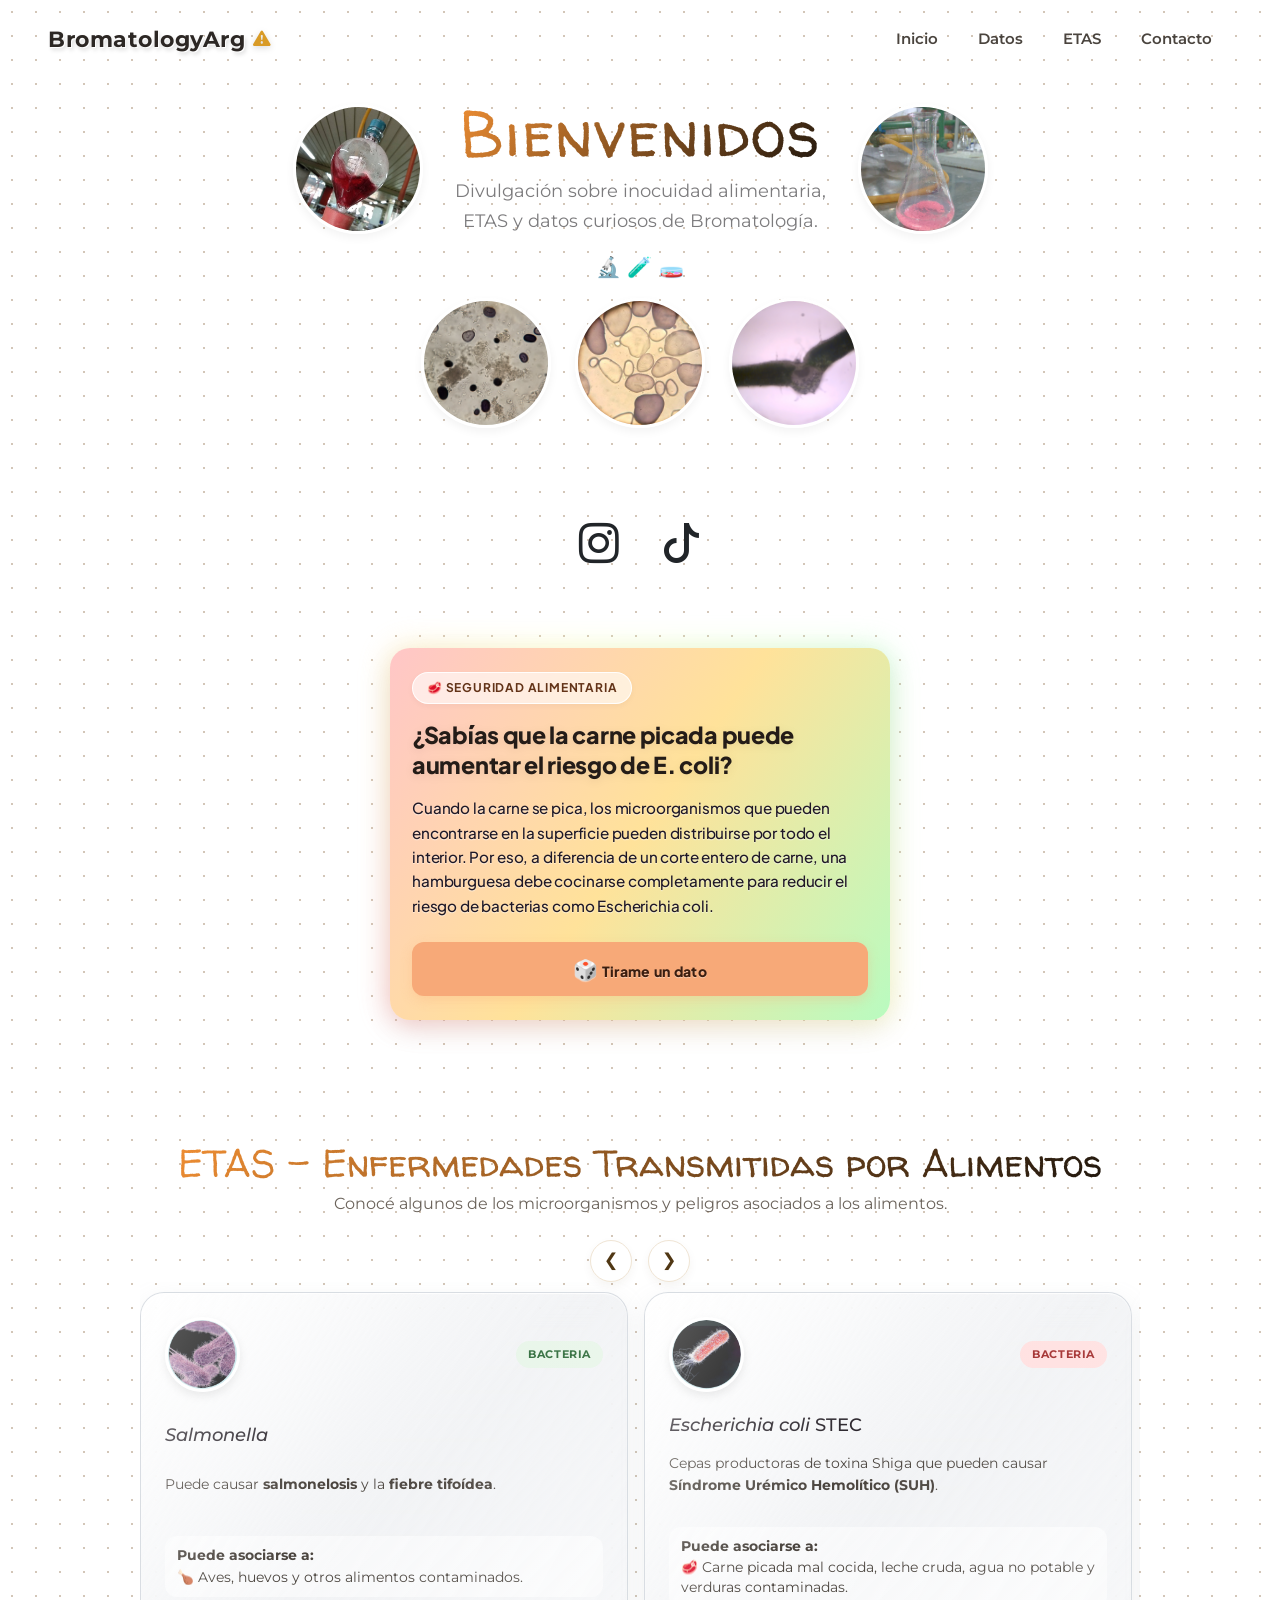
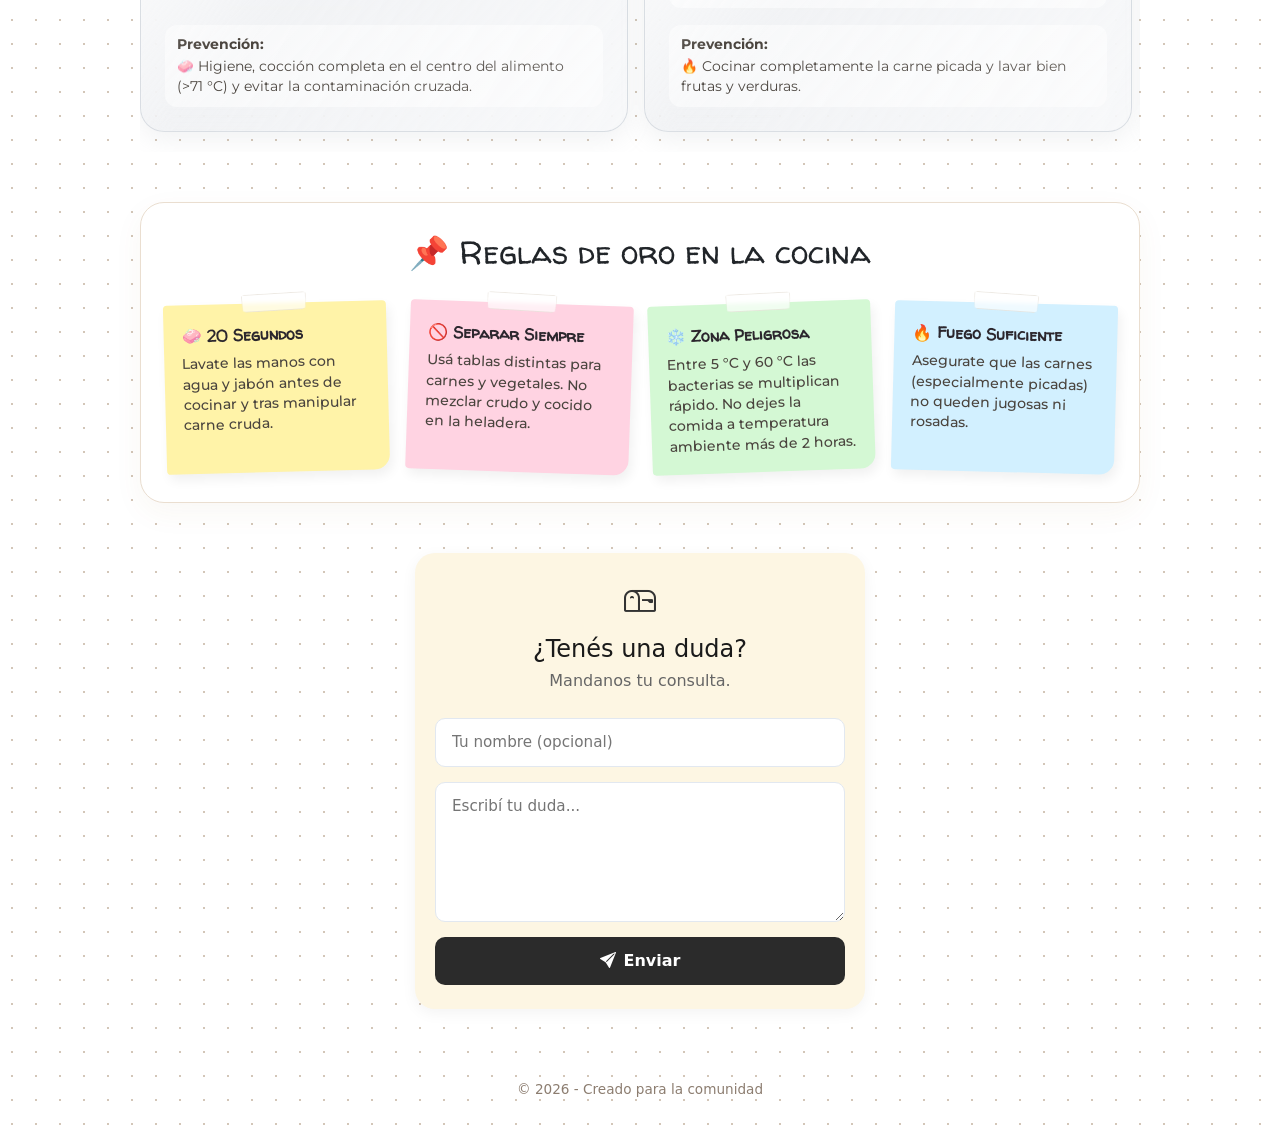
<file: index.html>
<!DOCTYPE html>
<html lang="es">
    <head>
        <meta charset="UTF-8">
        <meta name="viewport" content="width=device-width, initial-scale=1.0">
        <title>BromatologyArg</title>
        <link href="https://fonts.googleapis.com/css2?family=Montserrat:wght@400;500;600;700&family=Plus+Jakarta+Sans:wght@500;800&family=Walter+Turncoat&display=swap" rel="stylesheet">
        <link rel="preconnect" href="https://fonts.googleapis.com">
        <link rel="preconnect" href="https://fonts.gstatic.com" crossorigin>
        <link href="https://cdn.jsdelivr.net/npm/bootstrap@5.3.8/dist/css/bootstrap.min.css" rel="stylesheet">
        <link rel="stylesheet" href="https://cdn.jsdelivr.net/npm/bootstrap-icons@1.11.3/font/bootstrap-icons.min.css">
        <link rel="stylesheet" href="style.css">

    </head>
    <body>

        <nav class="navbar navbar-expand-lg py-3">
            <div class="container-fluid px-4 px-md-5">

                <a class="navbar-brand d-flex align-items-center gap-2" href="#">
                    <span>BromatologyArg</span>
                    <i class="bi bi-exclamation-triangle-fill icono-alerta"></i>
                </a>

                <button class="navbar-toggler" type="button" 
                        data-bs-toggle="collapse" 
                        data-bs-target="#navbarNav">
                    <span class="navbar-toggler-icon"></span>
                </button>

                <div class="collapse navbar-collapse" id="navbarNav">
                    <ul class="navbar-nav ms-auto">
                        <li class="nav-item">
                            <a class="nav-link" href="#inicio">Inicio</a>
                        </li>
                        <li class="nav-item">
                            <a class="nav-link" href="#datos">Datos</a>
                        </li>
                        <li class="nav-item">
                            <a class="nav-link" href="#Etascarrusel">ETAS</a>
                        </li>
                        <li class="nav-item">
                            <a class="nav-link" href="#buzon">Contacto</a>
                        </li>
                    </ul>
                </div>

            </div>
        </nav>

            
        <header class="hero-header text-center">
            
            <section class="banner-hero">
                <div class="container py-4">

                    <!-- Fila Superior: Embudo + Título + Matraz -->
                    <div class="d-flex align-items-center justify-content-center gap-3 gap-md-4 mb-3 hero-fila-superior">

                        <!-- Círculo Superior Izquierdo (Embudo) -->
                        <div class="circulo-foto">
                            <img src="img/vino.jpg" alt="Embudo">
                        </div>

                        <!-- Bloque Central de Texto -->
                        <div class="text-center px-2 hero-texto-block" id="inicio">
                            <h1 class="titulo-bienvenidos">Bienvenidos</h1>
                            <p class="bajada-texto m-0">
                                Divulgación sobre inocuidad alimentaria,<br class="d-none d-md-block"> 
                                ETAS y datos curiosos de Bromatología.
                            </p>
                        </div>

                        <!-- Círculo Superior Derecho (Matraz) -->
                        <div class="circulo-foto">
                            <img src="img/rosa.jpg" alt="Matraz">
                        </div>

                    </div>

                    <!-- Emojis decorativos -->
                    <div class="text-center mb-3 fs-5">
                        🔬 🧪 🧫
                    </div>

                    <!-- Fila de círculos inferiores (Microscopio) -->
                    <div class="d-flex justify-content-center gap-3 gap-md-4 mb-3">
                        <div class="circulo-foto">
                            <img src="img/img1.jpg" alt="Muestra 1">
                        </div>
                        <div class="circulo-foto">
                            <img src="img/img2.jpg" alt="Muestra 2">
                        </div>
                        <div class="circulo-foto">
                            <img src="img/img3.jpg" alt="Muestra 3">
                        </div>
                    </div>

                    <!-- Redes Sociales -->
                    <div class="d-flex justify-content-center gap-4 fs-2 mt-3">
                        <a href="https://www.instagram.com/bromatologyarg" target="_blank" class="text-dark social-hero-icon" aria-label="Instagram">
                            <i class="bi bi-instagram"></i>
                        </a>
                        <a href="https://www.tiktok.com/@bromatology_arg" target="_blank" class="text-dark social-hero-icon" aria-label="TikTok">
                            <i class="bi bi-tiktok"></i>
                        </a>
                    </div>

                </div>
            </section>
        
        </header>
        

        <main class="app" id="datos"> 

            <section class="dato rgb">
                <span id="categoriaDato" class="categoria">
                    🧪BROMATOLOGÍA
                </span>
                <h2 id="tituloDato">
                    ¿Sabías que...?

                </h2>

                <p id="textoDato">

                </p>

                <button id="botonDato">
                    <span class="icono-dado">🎲</span> Tirame un dato
                </button>
            </section>

            <!-- ENFERMEDADES -->

            <section class="seccion" id="etas">

                <!-- Título y descripción centrados -->
                <div class="seccion-titulo" id="Etascarrusel">
                    <div>
                        <h2>ETAS - Enfermedades Transmitidas por Alimentos</h2>
                        <p>Conocé algunos de los microorganismos y peligros asociados a los alimentos.</p>
                    </div>
                </div>

                <!-- Botones de navegación pasados ABAJO -->
                <div class="carrusel-controles">
                    <button class="btn-carrusel prev"
                            aria-label="Anterior"
                            onclick="scrollCarrusel(-1)">
                        &#10094;
                    </button>

                    <button class="btn-carrusel next"
                            aria-label="Siguiente"
                            onclick="scrollCarrusel(1)">
                        &#10095;
                    </button>
                </div>

                <!-- Pista del carrusel -->
                <div class="carrusel-pista" id="carruselETAS">


                    <!-- SALMONELLA -->
                    <article class="tarjeta-enfermedad salmonella">

                        <div class="header-tarjeta">
                            <img src="img/salmonella1.jpg"
                                alt="Salmonella"
                                class="avatar-microbio">

                            <span class="etiqueta-enfermedad">
                                BACTERIA
                            </span>
                        </div>

                        <h3><em>Salmonella</em></h3>

                        <p>
                            Puede causar <strong>salmonelosis</strong> y la <strong>fiebre tifoídea</strong>.
                        </p>

                        <div class="info-enfermedad">
                            <strong>Puede asociarse a:</strong>
                            <span>
                                🍗 Aves, huevos y otros alimentos contaminados.
                            </span>
                        </div>

                        <div class="info-enfermedad">
                            <strong>Prevención:</strong>
                            <span>
                                🧼 Higiene, cocción completa en el centro del alimento
                                (&gt;71 °C) y evitar la contaminación cruzada.
                            </span>
                        </div>

                    </article>


                    <!-- ESCHERICHIA COLI -->
                    <article class="tarjeta-enfermedad ecoli">

                        <div class="header-tarjeta">
                            <img src="img/ecoli1.jpg"
                                alt="Escherichia coli"
                                class="avatar-microbio">

                            <span class="etiqueta-enfermedad peligro">
                                BACTERIA
                            </span>
                        </div>

                        <h3><em>Escherichia coli</em> STEC</h3>

                        <p>
                            Cepas productoras de toxina Shiga que pueden causar
                            <strong>Síndrome Urémico Hemolítico (SUH)</strong>.
                        </p>

                        <div class="info-enfermedad">
                            <strong>Puede asociarse a:</strong>
                            <span>
                                🥩 Carne picada mal cocida, leche cruda, agua no potable
                                y verduras contaminadas.
                            </span>
                        </div>

                        <div class="info-enfermedad">
                            <strong>Prevención:</strong>
                            <span>
                                🔥 Cocinar completamente la carne picada y lavar bien
                                frutas y verduras.
                            </span>
                        </div>

                    </article>


                    <!-- STAPHYLOCOCCUS AUREUS -->
                    <article class="tarjeta-enfermedad staph">

                        <div class="header-tarjeta">
                            <img src="img/stafilococo1.jpg"
                                alt="Staphylococcus aureus"
                                class="avatar-microbio">

                            <span class="etiqueta-enfermedad enterotoxina">
                                ENTEROTOXINA
                            </span>
                        </div>

                        <h3><em>Staphylococcus aureus</em></h3>

                        <p>
                            Produce enterotoxinas que pueden causar
                            <strong>intoxicación alimentaria</strong>.
                        </p>

                        <div class="info-enfermedad">
                            <strong>Puede asociarse a:</strong>
                            <span>
                                🥪 Alimentos manipulados listos para consumir,
                                cremas, rellenos y fiambres.
                            </span>
                        </div>

                        <div class="info-enfermedad">
                            <strong>Prevención:</strong>
                            <span>
                                🧤 Buena higiene del manipulador, protección de heridas
                                y mantenimiento de la cadena de frío.
                            </span>
                        </div>

                    </article>


                    <!-- CLOSTRIDIUM BOTULINUM -->
                    <article class="tarjeta-enfermedad botulismo">

                        <div class="header-tarjeta">
                            <img src="img/clostridium1.jpg"
                                alt="Clostridium botulinum"
                                class="avatar-microbio">

                            <span class="etiqueta-enfermedad neurotoxina">
                                NEUROTOXINA
                            </span>
                        </div>

                        <h3><em>Clostridium botulinum</em></h3>

                        <p>
                            Produce una neurotoxina que puede causar
                            <strong>botulismo</strong>, una intoxicación grave.
                        </p>

                        <div class="info-enfermedad">
                            <strong>Puede asociarse a:</strong>
                            <span>
                                🥫 Conservas caseras, escabeches, embutidos y alimentos
                                mal conservados.
                            </span>
                        </div>

                        <div class="info-enfermedad">
                            <strong>Prevención:</strong>
                            <span>
                                ⚠️ No consumir conservas de origen desconocido o sin etiquetas. Evitar aquellas latas que presenten:
                                abombamientos o tapas hinchadas, expulsión de gas al abrir los recipientes, abolladuras.
                            </span>
                        </div>

                    </article>


                    <!-- TRICHINELLA -->
                    <article class="tarjeta-enfermedad triquinosis">

                        <div class="header-tarjeta">
                            <img src="img/triquinosis.jpg"
                                alt="Trichinella"
                                class="avatar-microbio">

                            <span class="etiqueta-enfermedad parasito">
                                PARÁSITO
                            </span>
                        </div>

                        <h3><em>Trichinella</em> spp.</h3>

                        <p>
                            Parásito que puede causar <strong>triquinosis</strong>
                            al ingerirse carne contaminada con sus larvas.
                        </p>

                        <div class="info-enfermedad">
                            <strong>Puede asociarse a:</strong>
                            <span>
                                🥩 Carne de cerdo y animales silvestres contaminados,
                                especialmente cuando se consume cruda o insuficientemente cocida.
                            </span>
                        </div>

                        <div class="info-enfermedad">
                            <strong>Prevención:</strong>
                            <span>
                                🔥 Cocinar correctamente la carne y consumir productos
                                provenientes de establecimientos habilitados.
                            </span>
                        </div>

                    </article>

                    <!-- LISTERIA MONOCYTOGENES -->
                    <article class="tarjeta-enfermedad listeria">

                        <div class="header-tarjeta">
                            <img src="img/listeria.jpg"
                                alt="Listeria monocytogenes"
                                class="avatar-microbio">

                            <span class="etiqueta-enfermedad bacteria">
                                BACTERIA
                            </span>
                        </div>

                        <h3><em>Listeria monocytogenes</em></h3>

                        <p>
                            Bacterias resistentes al frío que pueden causar 
                            <strong>listeriosis</strong>, una infección grave en grupos de riesgo.
                        </p>

                        <div class="info-enfermedad">
                            <strong>Puede asociarse a:</strong>
                            <span>
                                🧀 Quesos blandos, fiambres, leches no pasteurizadas y productos listos para consumir.
                            </span>
                        </div>

                        <div class="info-enfermedad">
                            <strong>Prevención:</strong>
                            <span>
                                🧼 Mantener la cadena de frío, higienizar la heladera y cocinar bien los alimentos antes del consumo.
                            </span>
                        </div>

                    </article>

                    <!-- BACILLUS CEREUS -->
                    <article class="tarjeta-enfermedad bacillus">

                        <div class="header-tarjeta">
                            <img src="img/bacillus.jpg"
                                alt="Bacillus cereus"
                                class="avatar-microbio">

                            <span class="etiqueta-enfermedad bacteria">
                                BACTERIA
                            </span>
                        </div>

                        <h3><em>Bacillus cereus</em></h3>

                        <p>
                            Bacterias formadoras de esporas que producen toxinas y causan 
                            <strong>intoxicación alimentaria.</strong>
                        </p>

                        <div class="info-enfermedad">
                            <strong>Puede asociarse a:</strong>
                            <span>
                                🍚 Arroz cocido dejado a temperatura ambiente, pastas, salsas, cremas y alimentos con almidón.
                            </span>
                        </div>

                        <div class="info-enfermedad">
                            <strong>Prevención:</strong>
                            <span>
                                ❄️ Enfriar rápidamente los alimentos cocinados y no dejarlos más de 2 horas a temperatura ambiente.
                            </span>
                        </div>

                    </article>

                </div>

            </section>


            <section class="seccion-pizarra">
                <div class="seccion-titulo">
                    <div>
                        <h2>📌 Reglas de oro en la cocina</h2>
                    </div>
                </div>

                <div class="contenedor-postits">
                    <div class="postit amarillo">
                        <h4>🧼 20 Segundos</h4>
                        <p>Lavate las manos con agua y jabón antes de cocinar y tras manipular carne cruda.</p>
                    </div>

                    <div class="postit rosado">
                        <h4>🚫 Separar Siempre</h4>
                        <p>Usá tablas distintas para carnes y vegetales. No mezclar crudo y cocido en la heladera.</p>
                    </div>

                    <div class="postit verde">
                        <h4>❄️ Zona Peligrosa</h4>
                        <p>Entre 5 °C y 60 °C las bacterias se multiplican rápido. No dejes la comida a temperatura ambiente más de 2 horas.</p>
                    </div>

                    <div class="postit celeste">
                        <h4>🔥 Fuego Suficiente</h4>
                        <p>Asegurate que las carnes (especialmente picadas) no queden jugosas ni rosadas.</p>
                    </div>
                </div>
            </section>


            <!-- BUZÓN -->

            <section class="buzon" id="buzon">

                <div class="buzon-icono">
                    <i class="bi bi-mailbox"></i>
                </div>

                <h2>¿Tenés una duda?</h2>

                <p>Mandanos tu consulta.</p>

                <form
                    name="buzon"
                    method="POST"
                    action="/gracias.html"
                    data-netlify="true"
                    data-netlify-honeypot="bot-field"
                >
                    <input type="hidden" name="form-name" value="buzon">

                    <!-- Campo trampa para bots (oculto) -->
                    <p style="display:none;">
                        <label>No completar: <input name="bot-field"></label>
                    </p>

                    <input
                        type="text"
                        name="nombre"
                        placeholder="Tu nombre (opcional)"
                    >

                    <textarea
                        name="pregunta"
                        placeholder="Escribí tu duda..."
                        rows="5"
                        required
                    ></textarea>

                    <button type="submit">
                        <i class="bi bi-send-fill"></i>
                        Enviar
                    </button>
                </form>

            </section>



            <div class="copyright text-center text-black">
            
                <footer style="text-align: center; padding: 40px 20px 20px; color: #8c7d70; font-size: 0.85rem;">
                    <p>© 2026 - Creado para la comunidad</p>
                </footer>
            
            </div>

        </main>

        <script src="https://cdn.jsdelivr.net/npm/bootstrap@5.3.8/dist/js/bootstrap.bundle.min.js"></script>
        <script src="app.js"></script>

    </body>
</html>
</file>
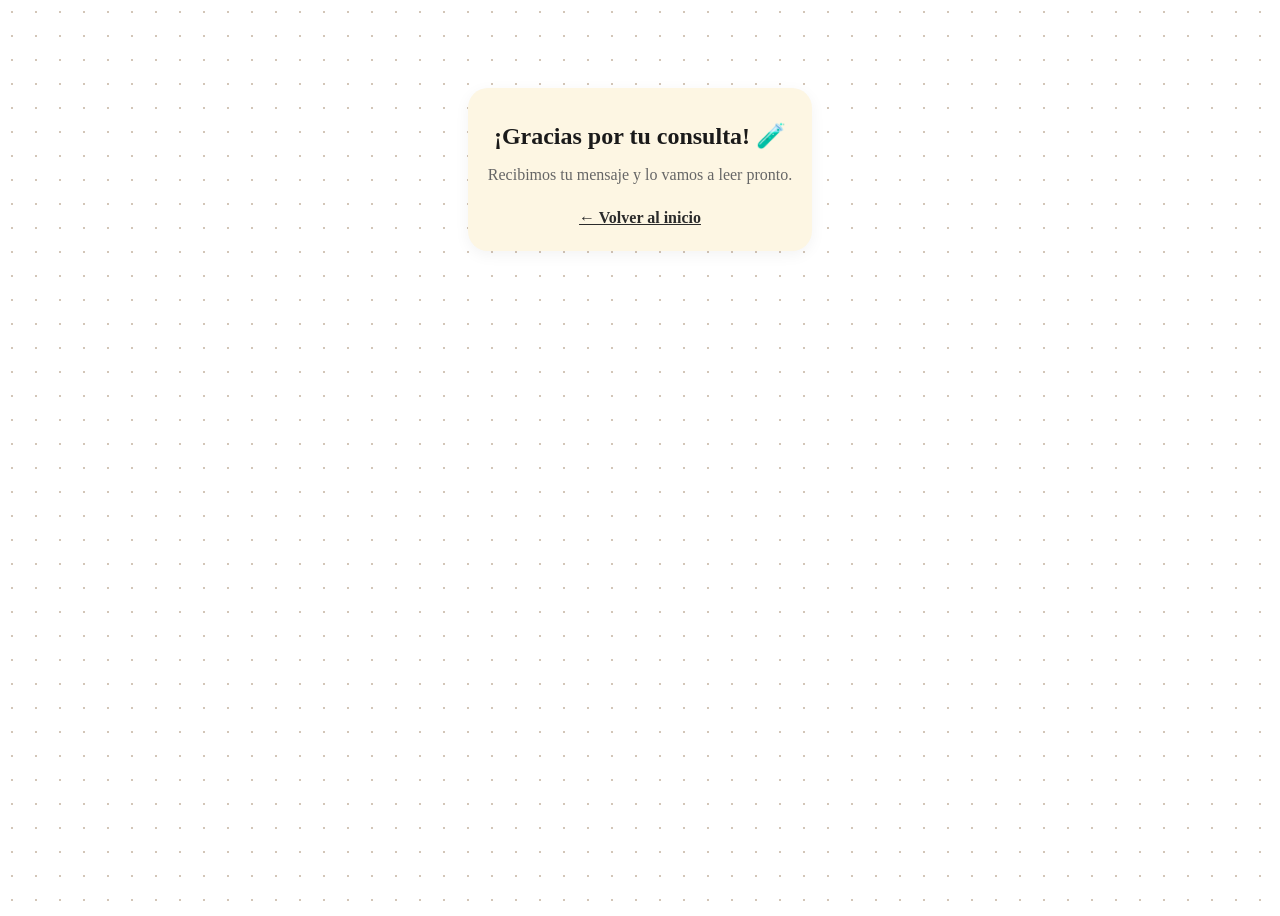
<file: gracias.html>
<!DOCTYPE html>
<html lang="es">
    <head>
        <meta charset="UTF-8">
        <meta name="viewport" content="width=device-width, initial-scale=1.0">
        <title>¡Gracias! | BromatologyArg</title>
        <link rel="stylesheet" href="style.css">
    </head>
    <body>
        <section class="buzon" style="margin-top: 80px;">
            <h2>¡Gracias por tu consulta! 🧪</h2>
            <p>Recibimos tu mensaje y lo vamos a leer pronto.</p>
            <a href="/" style="color:#2b2b2b; font-weight:600;">← Volver al inicio</a>
        </section>
    </body>
</html>
</file>
<file: style.css>
* {
    box-sizing: border-box;
}

html {
    scroll-behavior: smooth;
}


body {
    min-height: 100vh;
    display: flex;
    flex-direction: column;
    align-items: center;
    justify-content: flex-start;
    background-image: radial-gradient(#d3c6b8 1.2px, transparent 1.2px);
    background-size: 24px 24px;
}


.app {
    width: 100%;
    max-width: 1000px;
    padding-top: 10px;
}

header {
  width: 100%;
  background-color: transparent; 
}

.navbar {
    padding-top: 18px !important;   
    padding-bottom: 18px !important; 
    width: 100%;
    background-color: transparent !important;
}

/* --- BRAND / LOGO --- */
.navbar-brand span {
    font-family: 'Montserrat', sans-serif;
    font-weight: 700;
    font-size: 1.35rem;
    color: #2c2724 !important;
    text-shadow: 1px 1px 0px #ffffff, 2px 3px 4px rgba(0, 0, 0, 0.15);
    letter-spacing: 0.5px;
}

/* --- ÍCONO DE ALERTA --- */
.icono-alerta {
    color: #d99b26 !important; 
    font-size: 1.1rem;
    filter: drop-shadow(0px 2px 3px rgba(0, 0, 0, 0.15));
    transition: transform 0.2s ease, color 0.2s ease;
}

/* Hover en el ícono cuando pasás el mouse por el logo */
.navbar-brand:hover .icono-alerta {
    color: #b87e19 !important;
    transform: rotate(6deg) scale(1.1);
}

/* --- ENLACES DEL NAV (3D & HOVER) --- */
.navbar-nav .nav-link {
    font-family: 'Montserrat', sans-serif;
    font-size: 0.95rem;
    font-weight: 600;
    color: #4a443e !important;
    padding: 8px 16px !important;
    margin: 0 4px;
    border-radius: 8px;
    transition: all 0.2s cubic-bezier(0.25, 0.8, 0.25, 1);
    text-shadow: 1px 1px 1px rgba(255, 255, 255, 0.8);
}

.navbar-nav .nav-link:hover {
    color: #8c5a2b !important;
    background-color: #ffffff;
    transform: translateY(-2px);
    box-shadow: 0 4px 8px rgba(0, 0, 0, 0.08);
}

.navbar-nav .nav-link:active {
    transform: translateY(0);
    box-shadow: 0 1px 3px rgba(0, 0, 0, 0.1);
}

.hero-header {
    padding-bottom: 0;
    margin-bottom: 0;
}

/* Fondo del banner que ocupa todo el ancho */
.banner-hero {
    width: 100%;
    background-color: transparent;
    padding-bottom: 0 ;
    margin-bottom: 0;
}

/* Estilos de los círculos con imagen adentro */
.circulo-foto {
    width: 130px;
    height: 130px;
    border-radius: 50%;
    overflow: hidden;
    border: 3px solid #ffffff;
    box-shadow: 0 4px 10px rgba(0, 0, 0, 0.05);
    
    /* Centra la imagen adentro del div circular */
    display: flex;
    justify-content: center;
    align-items: center;
}

.circulo-foto img {
    width: 100%;
    height: 100%;
    object-fit: cover;
    object-position: center; /* Centra el enfoque de la foto */
    
}

/* Tipografía del banner */
.titulo-bienvenidos {
    font-family: 'Walter Turncoat', sans-serif;
    font-weight: 400;
    font-size: 4rem;
    letter-spacing: 0.02em;
    background: linear-gradient(135deg, #ef8e33, #20170e);
    -webkit-background-clip: text;
    background-clip: text; 
    -webkit-text-fill-color: transparent;
    line-height: 1;
    white-space: nowrap;
    margin: 0 0 10px 0;
}

.bajada-texto {
    font-family: "Montserrat", sans-serif;
    font-size: 1.1rem;
    line-height: 1.7;
    color: #7c7b7d;
    max-width: 420px;
    margin: 0 auto;
}

/* Efecto y estilo de las redes sociales */
.social-hero-icon {
    font-size: 2.5rem;              
    display: inline-block;
    transition: transform 0.2s ease, color 0.2s ease;
    margin-top: 70px; 
    
}

/* Espacio entre el ícono de Instagram y el de TikTok */
.social-hero-icon:not(:last-child) {
    margin-right: 18px; 
}

.social-hero-icon:hover {
    color: #9f16a9 !important;      
    transform: translateY(-3px);     
}

/* Tarjeta del dato con fondo degradado pastel */
.dato {
    position: relative;
    display: flex;
    flex-direction: column;
    align-items: flex-start;
    width: 100%;
    max-width: 500px;
    height: auto; 
    gap: 16px;
    padding: 24px 22px; 
    box-sizing: border-box;
    border-radius: 20px;
    color: #2b262d; 
    font-family: 'Plus Jakarta Sans', sans-serif;
    cursor: pointer;
    margin: 40px auto; 
    background: linear-gradient(125deg, 
        #ffc6c7 0%, 
        #ffe29a 25%, 
        #b9fbc0 50%, 
        #a3c4f3 75%, 
        #f1c0e8 100%
    );
    background-size: 200% 200%;
    animation: gradientShift 10s ease infinite;
    box-shadow: 0 10px 30px rgba(0, 0, 0, 0.08);
    transform-style: preserve-3d;
    transform: perspective(1000px);
    z-index: 1;
}

/* Animación suave para que el fondo vaya cambiando lentamente */
@keyframes gradientShift {
    0% { background-position: 0% 50%; }
    50% { background-position: 100% 50%; }
    100% { background-position: 0% 50%; }
}

/* Aura/Sombra suave exterior (RGB Pastel) */
.rgb {
    position: relative;
    z-index: 0;
}

.rgb::after {
    content: "";
    background: linear-gradient(45deg,
        #ffadad,
        #ffd6a5,
        #fdffb6,
        #caffbf,
        #9bf6ff,
        #a0c4ff,
        #bdb2ff,
        #ffc6ff
    ) repeat 0% 0% / 300% 100%;
    position: absolute;
    inset: -3px;
    border-radius: 23px;
    filter: blur(14px);
    opacity: 0.6;
    transform: translateZ(-1px);
    animation: rgb 10s linear infinite;
    z-index: -1;
}

@keyframes rgb {
    0% { background-position: 0% 50%; }
    50% { background-position: 100% 50%; }
    100% { background-position: 0% 50%; }
}

/* Categoría (Etiqueta superior) */
.categoria {
    display: inline-block;
    font-size: 12px;
    font-weight: 700;
    color: #633318;
    background-color: rgba(255, 255, 255, 0.6); 
    padding: 6px 14px;
    border-radius: 20px;
    letter-spacing: 0.8px;
    text-transform: uppercase;
    backdrop-filter: blur(4px);
    animation: pulseGlow 3s infinite;
    border: 1px solid rgba(255, 255, 255, 0.9);
    box-shadow: 0 2px 6px rgba(0, 0, 0, 0.04);
}

@keyframes pulseGlow {
    0% {
        box-shadow: 0 0 0 0 rgba(255, 255, 255, 0.6);
    }
    70% {
        box-shadow: 0 0 0 8px rgba(255, 255, 255, 0);
    }
    100% {
        box-shadow: 0 0 0 0 rgba(255, 255, 255, 0);
    }
}


/* Título del dato */
.dato h2 {
    margin: 0;
    font-size: 1.45rem; 
    font-weight: 800;   
    color: #241c18;     
    line-height: 1.3;   
    letter-spacing: -0.3px; 
    filter: drop-shadow(0px 2px 4px rgba(0, 0, 0, 0.08));
}

/* Texto explicativo */
.dato p {
    line-height: 1.6;
    color: #1f1826;
    text-align: left;
    margin: 0;
    text-shadow: 0 1px 1px rgba(255, 255, 255, 0.6);
    font-size: 0.95rem;
    font-weight: 500;
    letter-spacing: -0.01em;
}

/* Botón principal */
.dato button {
    width: 100%;
    padding: 12px 18px;
    margin-top: 8px;
    border: none;
    border-radius: 12px;
    background-color: #f7a978; 
    cursor: pointer;
    font-size: 14px;
    font-weight: 800;
    letter-spacing: 0.3px;
    color: #3b1e10;
    transition: all 0.2s ease;
    box-shadow: 0 4px 12px rgba(247, 169, 120, 0.3);
    text-shadow: 0 1px 0 rgba(255, 255, 255, 0.4);
    
}

.dato button:hover {
    background-color: #f59a61;
    transform: translateY(-2px);
    box-shadow: 0 6px 16px rgba(247, 169, 120, 0.4);
}

.dato button:active {
    transform: scale(0.98);
}

.icono-dado {
    display: inline-block; /* Imprescindible para que la animación de rotación funcione */
    transition: transform 0.15s ease;
    font-size: 1.25rem;
}

.spin-dice {
    animation: rollDice 0.6s cubic-bezier(0.25, 1, 0.5, 1);
}

@keyframes rollDice {
    0% { transform: rotate(0deg) scale(1); }
    50% { transform: rotate(180deg) scale(1.3); }
    100% { transform: rotate(360deg) scale(1); }
}

.fade-change {
    animation: fadeSlide 0.4s ease forwards;
}

@keyframes fadeSlide {
    0% {
        opacity: 0;
        transform: translateY(8px);
    }
    100% {
        opacity: 1;
        transform: translateY(0);
    }
}

/* =========================
   SECCIONES
========================= */

/* Centra el título y el subtítulo */
.seccion-titulo {
    text-align: center;
    margin-bottom: 24px;
    display: flex;
    flex-direction: column;
    align-items: center;
    justify-content: center;
    width: 100%;
}

#Etascarrusel h2 {
    font-family: 'Walter Turncoat', sans-serif;
    font-weight: 400;
    background: linear-gradient(135deg, #ef8e33, #20170e);
    -webkit-background-clip: text;
    background-clip: text; 
    -webkit-text-fill-color: transparent;
    text-align: center;
    width: fit-content;
    margin: 80px auto 6px;   
    font-size: 2.4rem;
    
}


#Etascarrusel p {
    font-size: 0.98rem;
    color: #6b635b;
    text-align: center;
    line-height: 1.5;
    margin: 0;
    font-family: "Montserrat", sans-serif;
    font-weight: 400;
    font-style: normal;
}

/* Centra el contenedor de las flechitas abajo de las tarjetas */
.carrusel-controles {
    display: flex;
    justify-content: center;
    align-items: center;
    gap: 16px;
    margin-top: 20px;
}


/* --- PIZARRA QUE ROMPE EL FONDO PLANO --- */
.seccion-pizarra {
    font-family: 'Walter Turncoat', sans-serif;
    font-weight: 400;
    font-size: 1.3rem;
    margin: 50px auto;
    padding: 30px 24px;
    background: #ffffff; 
    border-radius: 24px;
    border: 1px solid #eaded0;
    box-shadow: 0 10px 30px rgba(140, 90, 43, 0.05); 
    max-width: 1000px;
    
}

.contenedor-postits {
    display: grid;
    grid-template-columns: repeat(auto-fit, minmax(210px, 1fr));
    gap: 20px;
    margin-top: 20px;

}

/* Post-its */
.postit {
    position: relative;
    padding: 22px 18px 18px 18px;
    border-radius: 4px 4px 15px 4px;
    box-shadow: 3px 6px 12px rgba(0, 0, 0, 0.06);
    transition: transform 0.25s ease, box-shadow 0.25s ease;
}

.postit h4 {
    margin: 0 0 8px 0;
    font-size: 1rem;
    font-weight: 800;
    color: #2b262d;
}

.postit p {
    margin: 0;
    font-size: 0.88rem;
    line-height: 1.45;
    color: #4a443e;
    font-weight: 500;
    font-family: "Montserrat", sans-serif;
}

/* Colores Pastel */
.postit.amarillo { background-color: #fff3a8; transform: rotate(-1.5deg); }
.postit.rosado   { background-color: #ffd3e2; transform: rotate(2deg); }
.postit.verde    { background-color: #d4f8d4; transform: rotate(-2deg); }
.postit.celeste  { background-color: #d2f0ff; transform: rotate(1.5deg); }

.postit:hover {
    transform: rotate(0deg) translateY(-6px) scale(1.02);
    box-shadow: 6px 12px 20px rgba(0, 0, 0, 0.1);
    z-index: 2;
}

/* =========================
   CARRUSEL DE ENFERMEDADES
========================= */

.etiqueta-enfermedad {
    font-family: "Montserrat", sans-serif;
    font-size: 0.7rem;
    font-weight: 700;
    letter-spacing: 0.6px;
    padding: 5px 12px;
    border-radius: 20px;
    background: #e8f5e9;
    color: #2e6b3a;
}

.etiqueta-enfermedad.peligro      { background: #ffe0e0; color: #a12b2b; }
.etiqueta-enfermedad.enterotoxina { background: #fff3cd; color: #8a6200; }
.etiqueta-enfermedad.neurotoxina  { background: #ece0ff; color: #5b2a99; }
.etiqueta-enfermedad.parasito     { background: #ffe8d1; color: #9a4b00; }

.tarjeta-enfermedad h3 {
    font-family: "Montserrat", sans-serif;
    font-size: 1.15rem;
    margin: 0 0 8px;
    color: #2b262d;
}

.tarjeta-enfermedad p {
    font-family: "Montserrat", sans-serif;
    font-size: 0.9rem;
    line-height: 1.5;
    color: #4a443e;
    margin: 0 0 12px;
}

.info-enfermedad {
    display: flex;
    flex-direction: column;
    gap: 2px;
    font-family: "Montserrat", sans-serif;
    font-size: 0.85rem;
    line-height: 1.45;
    color: #4a443e;
    background: rgba(255, 255, 255, 0.5);
    border-radius: 12px;
    padding: 10px 12px;
    margin-top: 8px;
}

/* Estructura del título y los botones */

.btn-carrusel {
    background: #ffffff;
    border: 1px solid #f0e5d5;
    border-radius: 50%;
    width: 42px;
    height: 42px;
    cursor: pointer;
    font-size: 1.1rem;
    color: #503714;
    transition: all 0.2s ease;
    box-shadow: 0 4px 10px rgba(80, 55, 20, 0.05);
    display: flex;
    align-items: center;
    justify-content: center;
}

.btn-carrusel:hover {
    background: #faf5ee;
    transform: translateY(-2px);
    box-shadow: 0 6px 15px rgba(80, 55, 20, 0.1);
}

/* Pista de deslizamiento (Scroll Snap) */
.carrusel-pista {
    display: flex;
    gap: 16px;
    overflow-x: auto;
    scroll-snap-type: x mandatory;
    scroll-behavior: smooth;
    padding: 10px 4px 20px 4px; 
    scrollbar-width: none; 
}

.carrusel-pista::-webkit-scrollbar {
    display: none; 
}

/* Brillo superior simulando un reflejo en el vidrio */
/* --- TARJETAS CON EFECTO VIDRIO PLATINADO / METALIZADO --- */
.tarjeta-enfermedad {
    flex: 0 0 calc(50% - 8px); 
    scroll-snap-align: start;
    
    /* Fondo con degradado platinado semi-translúcido */
    background: linear-gradient(
        135deg, 
        rgba(255, 255, 255, 0.7) 0%, 
        rgba(225, 228, 233, 0.45) 50%, 
        rgba(240, 242, 245, 0.6) 100%
    );
    
    /* Desenfoque de vidrio espejado */
    backdrop-filter: blur(14px);
    -webkit-backdrop-filter: blur(14px);
    
    /* Borde metalizado tipo plata/platino */
    border: 1px solid rgba(210, 215, 222, 0.8);
    border-radius: 24px;
    padding: 24px;
    
    /* Sombra metálica suave y elegante */
    box-shadow: 
        0 8px 25px rgba(160, 165, 175, 0.15),
        inset 0 1px 1px rgba(255, 255, 255, 0.9); /* Reflejo interno de luz */
    
    display: flex;
    flex-direction: column;
    justify-content: space-between;
    transition: all 0.3s cubic-bezier(0.25, 0.8, 0.25, 1);
    position: relative;
    overflow: hidden;
}

/* Destello diagonal característico del platino */
.tarjeta-enfermedad::before {
    content: '';
    position: absolute;
    top: 0;
    left: 0;
    right: 0;
    height: 100%;
    background: linear-gradient(
        120deg, 
        rgba(255, 255, 255, 0.4) 0%, 
        rgba(255, 255, 255, 0) 40%, 
        rgba(255, 255, 255, 0.2) 100%
    );
    pointer-events: none;
}

/* Hover: Resalta el brillo platinado y eleva la tarjeta */
.tarjeta-enfermedad:hover {
    transform: translateY(-5px);
    background: linear-gradient(
        135deg, 
        rgba(255, 255, 255, 0.85) 0%, 
        rgba(232, 235, 240, 0.65) 50%, 
        rgba(248, 249, 250, 0.75) 100%
    );
    border-color: rgba(255, 255, 255, 1);
    box-shadow: 
        0 14px 30px rgba(140, 148, 160, 0.22),
        inset 0 1px 2px rgba(255, 255, 255, 1);
}

.header-tarjeta {
    display: flex;
    justify-content: space-between;
    align-items: center;
    width: 100%;
    margin-bottom: 12px;
}

.avatar-microbio {
    width: 75px;     
    height: 75px;      
    border-radius: 50%;
    object-fit: cover;
    box-shadow: 0 4px 10px rgba(0, 0, 0, 0.1);
    border: 3px solid #ffffff;
    transition: transform 0.3s ease;
    flex-shrink: 0;              
}

/* Adaptación para pantallas chicas */
@media (max-width: 640px) {
    .tarjeta-enfermedad {
        flex: 0 0 85%;
    }
    .carrusel-controles {
        display: none; 
    }
}

/* Creamos la cinta con ::before */
.postit::before {
    content: '';
    position: absolute;
    top: -10px;
    left: 50%;
    transform: translateX(-50%) rotate(-1deg);
    width: 65px;
    height: 18px;
    
    /* Color de cinta adhesiva beige/blanquecina semitransparente */
    background-color: rgba(255, 255, 255, 0.65);
    border: 1px solid rgba(210, 200, 185, 0.4);
    
    /* Desenfoque y textura de cinta */
    backdrop-filter: blur(2px);
    box-shadow: 0 1px 3px rgba(0, 0, 0, 0.08);
    
    /* Bordes irregularmente recortados en los extremos */
    clip-path: polygon(
        0% 10%, 5% 0%, 95% 0%, 100% 10%, 
        98% 90%, 93% 100%, 7% 100%, 2% 90%
    );
    z-index: 3;
}

.postit.amarillo::before {
    transform: translateX(-50%) rotate(-2deg);
}

.postit.rosado::before {
    transform: translateX(-50%) rotate(1.5deg);
    width: 70px;
}

.postit.verde::before {
    transform: translateX(-50%) rotate(-1deg);
}

.postit.celeste::before {
    transform: translateX(-50%) rotate(2.5deg);
}

/* =========================
   BUZÓN
========================= */

/* Contenedor general de la tarjeta */
.buzon {
  background-color: #fdf6e3; 
  border-radius: 20px;
  padding: 24px 20px;     
  max-width: 450px;       
  margin: 30px auto;
  text-align: center;
  box-shadow: 0 4px 15px rgba(0, 0, 0, 0.05); 
  
}

.buzon-icono i {
  font-size: 2rem;
  color: #333;
}

.buzon h2 {
  margin: 10px 0 5px 0;
  font-size: 1.5rem;
  color: #1a1a1a;
}

.buzon p {
  margin-bottom: 25px;
  color: #666;
}

/* Formulario: Organiza los elementos verticalmente con espacio entre ellos */
.buzon form {
  display: flex;
  flex-direction: column;
  gap: 15px; 
  width: 100%;
}

/* Estilo para los campos de texto */
.buzon input[type="text"],
.buzon textarea {
  width: 100%;
  padding: 12px 16px;
  border: 1px solid #e2e8f0;
  border-radius: 10px;
  font-family: inherit;
  font-size: 0.95rem;
  background-color: #ffffff;
  box-sizing: border-box; 
  outline: none;
  transition: border-color 0.2s ease;
}

.buzon input[type="text"]:focus,
.buzon textarea:focus {
  border-color: #333; 
}

/* Evita que el textarea se redimensione de forma rara */
.buzon textarea {
  resize: vertical;
}

/* Estilo copado para el Botón Enviar */
.buzon button[type="submit"] {
  width: 100%;
  padding: 12px 20px;
  background-color: #2b2b2b; 
  color: #ffffff;
  border: none;
  border-radius: 10px; 
  font-size: 1rem;
  font-weight: 600;
  cursor: pointer;
  display: flex;
  align-items: center;
  justify-content: center;
  gap: 8px;
  transition: background-color 0.2s ease, transform 0.1s ease;
}

/* Hover y Active para dar efecto de pulsación */
.buzon button[type="submit"]:hover {
  background-color: #444444;
}

.buzon button[type="submit"]:active {
  transform: scale(0.99);
}

/* Celulares */
@media (max-width: 576px) {
    .circulo-foto {
        width: 80px;
        height: 80px;
        flex-shrink: 0; 
    }

    .titulo-bienvenidos {
        font-size: 2.6rem;
    }

    /* El texto va arriba a todo el ancho y los dos círculos quedan abajo, lado a lado */
    .hero-fila-superior {
        flex-wrap: wrap;
    }

    .hero-texto-block {
        order: -1;
        flex: 0 0 100%;
    }
}
</file>
